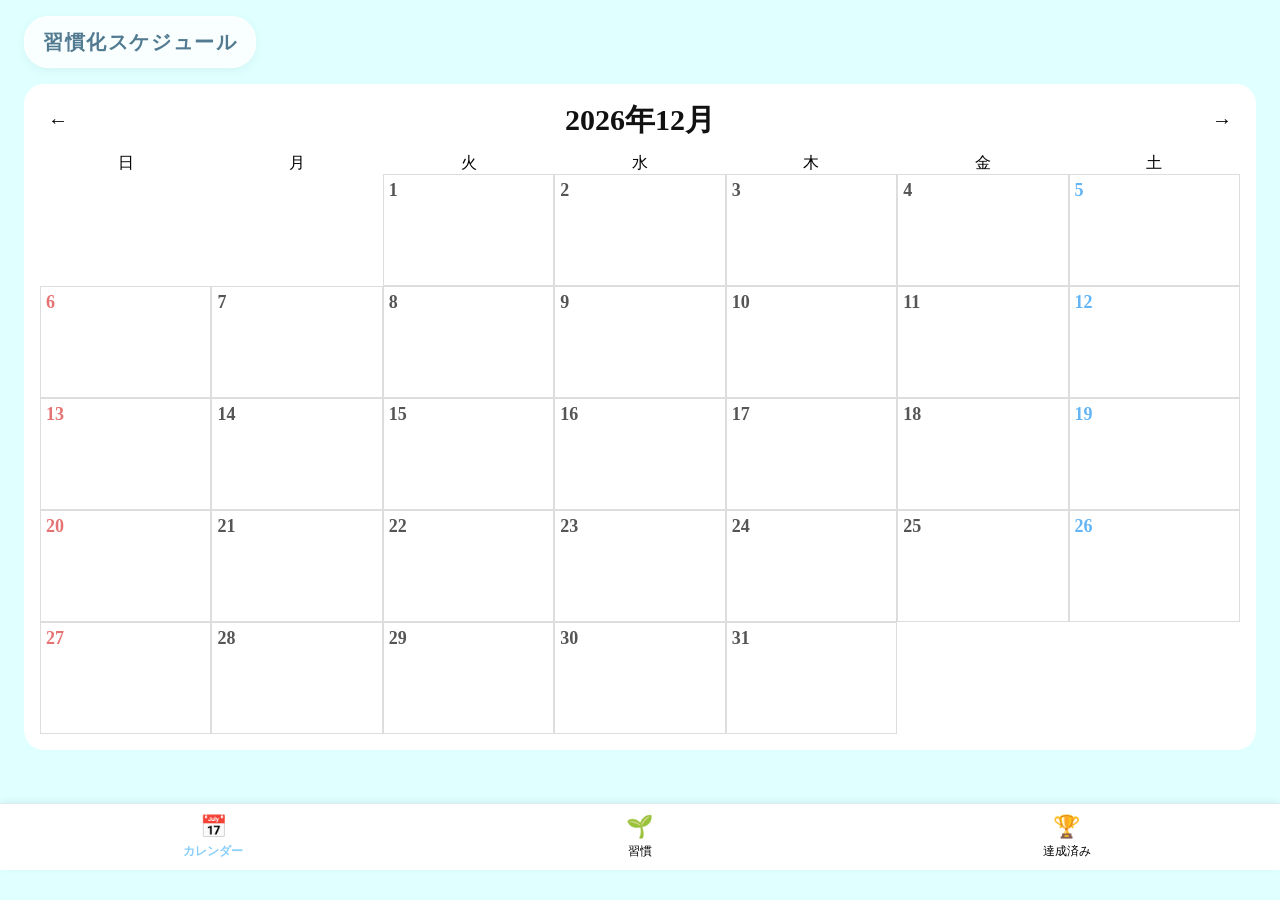
<file: index.html>
<!DOCTYPE html>
<html lang="ja">

<head>
  <!-- Google tag (gtag.js) -->
  <script async src="https://www.googletagmanager.com/gtag/js?id=G-QFQWB3KM65"></script>
  <script>
  window.dataLayer = window.dataLayer || [];
  function gtag(){dataLayer.push(arguments);}
  gtag('js', new Date());
  gtag('config', 'G-QFQWB3KM65');
  </script>
  
  <meta charset="UTF-8">
  <meta name="viewport" content="width=device-width, initial-scale=1.0">

  <title>習慣化スケジュール </title>
  <link rel="stylesheet" href="style.css">
</head>

<body>



  <h1>習慣化スケジュール </h1>

  <section id="calendar-page" class="page active-page">
  <div class="calendar">

<div class="calendar-header">
  <button id="prev-month">←</button>
  <h2 id="calendar-title">2026年9月</h2>
  <button id="next-month">→</button>
</div>

  

  <div class="weekdays">
  <div>日</div>
  <div>月</div>
  <div>火</div>
  <div>水</div>
  <div>木</div>
  <div>金</div>
  <div>土</div>
</div>


<div class="calendar-days">
</div>

</div>
</section>

<section id="habits-page" class="page">

  <h2>🌱 習慣</h2>

  <p id="habit-count"></p>

  <div id="active-habit-list"></div>

  <button id="add-habit-button">
    ＋ 習慣を追加
  </button>

</section>


<section id="completed-page" class="page">

  <h2>🏆 習慣化できた！</h2>

  <p>あなたが身につけた習慣</p>

  <div id="completed-habit-list"></div>

</section>


<div id="habit-modal" class="modal">

  <div class="modal-content">

    <button id="close-modal">←戻る</button>

    <h3 id="selected-date">今日できた習慣は？</h3>

    <div id="habit-list"></div>
    <button id="save-record-button">完了</button>

  </div>

</div>

<div id="add-habit-modal" class="modal">

  <div class="modal-content">

    <button id="close-add-habit-modal">←戻る</button>

    <h3>新しい習慣</h3>

    <p>何を習慣にする？</p>

    <input
      type="text"
      id="habit-name-input"
      placeholder="例：資格の勉強"
    >

    <p>シールを選ぶ</p>

<div id="sticker-picker">

  <button class="sticker-button" data-sticker="👟">👟</button>
  <button class="sticker-button" data-sticker="🏋️">🏋️</button>
  <button class="sticker-button" data-sticker="🧘">🧘</button>
  <button class="sticker-button" data-sticker="💻">💻</button>
  <button class="sticker-button" data-sticker="📖">📖</button>
  <button class="sticker-button" data-sticker="✏️">✏️</button>
  <button class="sticker-button" data-sticker="☀️">☀️</button>
  <button class="sticker-button" data-sticker="💬">💬</button>
  <button class="sticker-button" data-sticker="❤️">❤️</button>
  <button class="sticker-button" data-sticker="💰">💰</button>
  <button class="sticker-button" data-sticker="🍺">🍺</button>
  <button class="sticker-button" data-sticker="🛁">🛁</button>
  <button class="sticker-button" data-sticker="🍽️">🍽️</button>
  <button class="sticker-button" data-sticker="🧹">🧹</button>
  <button class="sticker-button" data-sticker="💤">💤</button>

</div>

    <button id="save-habit-button">
      この習慣を始める
    </button>

  </div>

</div>

<div id="habit-detail-modal" class="modal">

  <div class="modal-content">

    <button id="close-habit-detail">←戻る</button>

    <h2 id="detail-habit-title"></h2>

    <p id="detail-habit-slot"></p>

    <button id="complete-habit-button">
      🏆 習慣化できた！
    </button>

    <button id="delete-habit-button">
      削除
    </button>

  </div>

</div>

<nav class="bottom-nav">

  <button class="nav-button active" data-page="calendar">
    <span>📅</span>
    <span>カレンダー</span>
  </button>

  <button class="nav-button" data-page="habits">
    <span>🌱</span>
    <span>習慣</span>
  </button>

  <button class="nav-button" data-page="completed">
    <span>🏆</span>
    <span>達成済み</span>
  </button>

</nav>

<script src="script.js"></script>
</body>

</html>
</file>
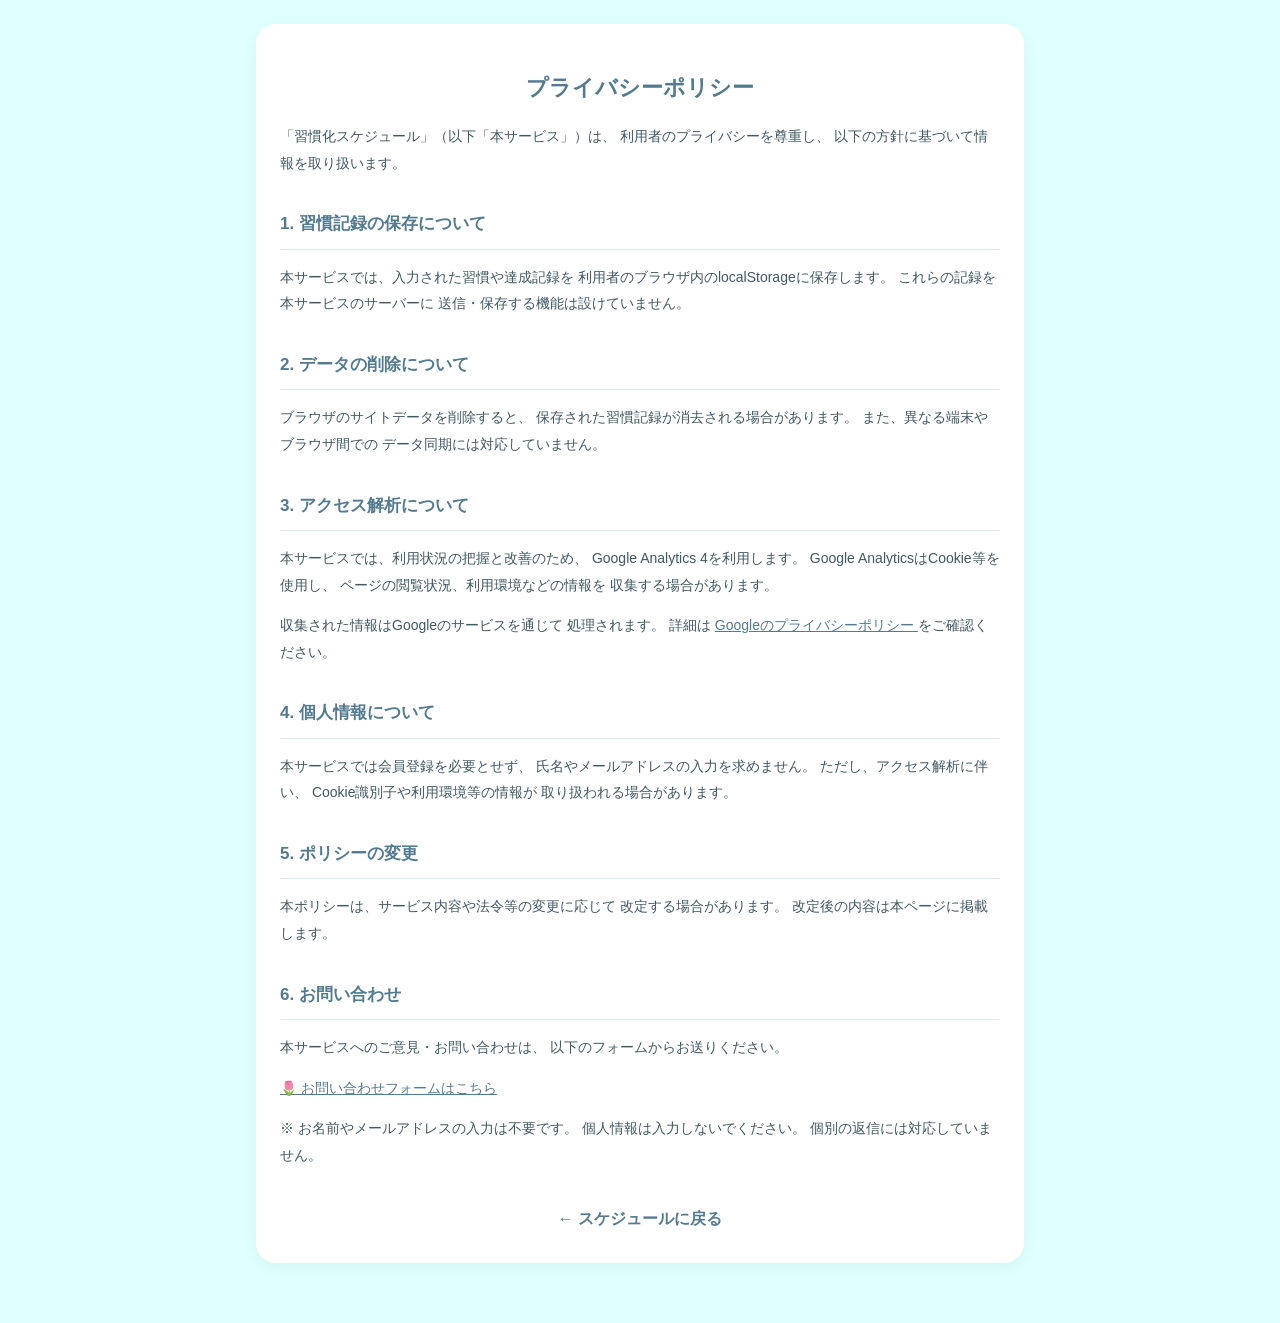
<file: privacy.html>
<!DOCTYPE html>
<html lang="ja">
<head>
  <meta charset="UTF-8">
  <meta name="viewport" content="width=device-width, initial-scale=1.0">
  <title>プライバシーポリシー｜習慣化スケジュール</title>

  <style>
    body {
      margin: 0;
      padding: 24px 18px 60px;
      background: #e0ffff;
      color: #405963;
      font-family: "Hiragino Maru Gothic ProN",
                   "Yu Gothic", "Meiryo", sans-serif;
      line-height: 1.9;
    }

    .privacy-container {
      max-width: 720px;
      margin: 0 auto;
      padding: 28px 24px;
      background: #ffffff;
      border-radius: 20px;
      box-shadow: 0 4px 18px rgba(0,0,0,0.05);
    }

    h1 {
      font-size: 22px;
      color: #527b91;
      text-align: center;
    }

    h2 {
      margin-top: 32px;
      font-size: 17px;
      color: #527b91;
      border-bottom: 1px solid #d9eeee;
      padding-bottom: 8px;
    }

    p, li {
      font-size: 14px;
    }

    a {
      color: #527b91;
    }

    .back-link {
      display: block;
      margin-top: 36px;
      text-align: center;
      text-decoration: none;
      font-weight: bold;
    }
  </style>
</head>

<body>
  <main class="privacy-container">

    <h1>プライバシーポリシー</h1>

    <p>
      「習慣化スケジュール」（以下「本サービス」）は、
      利用者のプライバシーを尊重し、
      以下の方針に基づいて情報を取り扱います。
    </p>

    <h2>1. 習慣記録の保存について</h2>
    <p>
      本サービスでは、入力された習慣や達成記録を
      利用者のブラウザ内のlocalStorageに保存します。
      これらの記録を本サービスのサーバーに
      送信・保存する機能は設けていません。
    </p>

    <h2>2. データの削除について</h2>
    <p>
      ブラウザのサイトデータを削除すると、
      保存された習慣記録が消去される場合があります。
      また、異なる端末やブラウザ間での
      データ同期には対応していません。
    </p>

    <h2>3. アクセス解析について</h2>
    <p>
      本サービスでは、利用状況の把握と改善のため、
      Google Analytics 4を利用します。
      Google AnalyticsはCookie等を使用し、
      ページの閲覧状況、利用環境などの情報を
      収集する場合があります。
    </p>
    <p>
      収集された情報はGoogleのサービスを通じて
      処理されます。
      詳細は
      <a href="https://policies.google.com/privacy"
         target="_blank" rel="noopener noreferrer">
        Googleのプライバシーポリシー
      </a>
      をご確認ください。
    </p>

    <h2>4. 個人情報について</h2>
    <p>
      本サービスでは会員登録を必要とせず、
      氏名やメールアドレスの入力を求めません。
      ただし、アクセス解析に伴い、
      Cookie識別子や利用環境等の情報が
      取り扱われる場合があります。
    </p>

    <h2>5. ポリシーの変更</h2>
    <p>
      本ポリシーは、サービス内容や法令等の変更に応じて
      改定する場合があります。
      改定後の内容は本ページに掲載します。
    </p>

    
<h2>6. お問い合わせ</h2>
<p>
  本サービスへのご意見・お問い合わせは、
  以下のフォームからお送りください。
</p>

<p>
  <a href="https://docs.google.com/forms/d/e/1FAIpQLSejzUKjNKcaqH87LE12IYXam6yWr4ODuGK1epA9Thm--dMvmw/viewform"
     target="_blank"
     rel="noopener noreferrer">
    🌷 お問い合わせフォームはこちら
  </a>
</p>

<p>
  ※ お名前やメールアドレスの入力は不要です。
  個人情報は入力しないでください。
  個別の返信には対応していません。
</p>


    <a class="back-link" href="index.html">
      ← スケジュールに戻る
    </a>

  </main>
</body>
</html>
</file>
<file: style.css>
/* ===== テーマカラー ===== */
:root {
  --main-color:#87cefa;  /* ← ここはそのまま */
  --background-color: #e0ffff;
  --border-color: #d9eeee;
}


/* ===== 背景の色 ===== */
body {
  background: var(--background-color);
}

h1 {
  width: fit-content;
  max-width: calc(100% - 32px);
  box-sizing: border-box;
  margin: 16px;
  padding: 10px 18px;

  font-family: "Hiragino Maru Gothic ProN",
               "Yu Gothic", "Meiryo", sans-serif;
  font-size: 20px;
  font-weight: 700;
  letter-spacing: 0.08em;
  line-height: 1.5;
  color: #527b91;

  background: rgba(255, 255, 255, 0.8);
  border: 1px solid white;
  border-radius: 24px;
  box-shadow: 0 3px 10px rgba(82, 123, 145, 0.08);
}

/* ===== カレンダー ===== */
/*justify-content: space-between；は3つの用を左右均等に配置 */
.calendar-header {
  display: flex;
  align-items: center;
  justify-content: space-between;
  margin-bottom: 12px;
}

.calendar-header h2 {
  margin: 0;
  font-size: 30px;
  color: #111111;
}

.calendar-header button {
  border: none;
  background: transparent;
  font-size: 20px;
  cursor: pointer;
  padding: 8px;
}

.weekdays {
  display: grid;
  grid-template-columns: repeat(7, 1fr);
  text-align: center;
}

.calendar-days {
  display: grid;
  grid-template-columns: repeat(7, 1fr);
}

.day {
  min-height: 100px;
  border: 1px solid #ddd;
  padding: 5px;
  background: white;
}

/* 日付の色*/
.day-number {
  font-size: 18px;
  font-weight: 600;
  color: #555;
}

.sunday .day-number {
  color: #e57373;
}

.saturday .day-number {
  color: #64b5f6;
}

.calendar {
  background: white;
  margin: 16px;
  padding: 16px;
  border-radius: 20px;
}

.sticker-area {
  display: grid;
  grid-template-columns: repeat(3, 1fr);
  grid-template-rows: repeat(3, 1fr);
  gap: 2px;
  margin-top: 5px;
  height: 70px;
}

.sticker-slot {
  display: flex;
  align-items: center;
  jusbordertify-content: center;
  font-size: 15px;
}

/* ===== モーダル ===== */
.modal {
  display: none;
  position: fixed;
  inset: 0;

  background-color: rgba(0, 0, 0, 0.4);

  align-items: center;
  justify-content: center;
}



.modal-content {
  background: white;
  padding: 24px;
  border-radius: 20px;
  width: 90%;
  max-width: 360px;
}

.modal-section-title {
  font-size: 13px;
  font-weight: 600;
  color: #5f8f8f;
  margin-top: 18px;
  margin-bottom: 8px;
}

.record-habit-button {
  border: 1px solid #dcdcdc;
  background: white;
  border-radius: 12px;
  padding: 10px 12px;
  margin: 4px;
  font-size: 14px;
  cursor: pointer;
}

/* ===== モーダルの戻るボタン ===== */
/*#を，で区切るのが大事*/
#close-modal,
#close-habit-detail,
#close-add-habit-modal {
  border: 1px solid #dcdcdc;
  background: white;
  border-radius: 12px;
  padding: 6px 9px;

  font-size: 12px;
  cursor: pointer;
}


/*完了ボタンしたのに行で浮いて可愛くなった*/
/*box-shadow: 横方向 縦方向 ぼかし 色;*の意味　*/
/* rgbarはr = Red   赤
g = Green 緑
b = Blue  青
a = Alpha 透明度　の意味。0,0,0で黒*/
/* ===== 下部ナビゲーション ===== */
.bottom-nav {
  position: fixed;
  bottom: 30px;
  left: 0;
  right: 0;

  display: grid;
  grid-template-columns: repeat(3, 1fr);

  background: white;
  border-top: 1px solid var(--border-color);
  box-shadow: 0 -2px 8px rgba(0, 0, 0, 0.06);
}

.nav-button {
  border: none;
  background: white;
  padding: 10px 5px;

  display: flex;
  flex-direction: column;
  align-items: center;

  gap: 3px;
  cursor: pointer;
}

.nav-button span:first-child {
  font-size: 22px;
}

.nav-button span:last-child {
  font-size: 12px;
}

.nav-button.active {
  font-weight: bold;
  color: var(--main-color);
}

.page {
  display: none;
  padding-bottom: 80px;
}

.page.active-page {
  display: block;
}

/* ===== シール選択 ===== */
#sticker-picker {
  display: grid;
  grid-template-columns: repeat(5, 1fr);
  gap: 8px;
}

.sticker-button {
  width: 48px;
  height: 48px;

  font-size: 24px;

  border: 1px solid var(--border-color);
  border-radius: 50%;
  background: white;
  cursor: pointer;
}

.sticker-button.selected {
  border-color: var(--main-color);
  background: #e0ffff;
}

/* ===== 習慣一覧 ===== */
#active-habit-list {
  display: grid;
  grid-template-columns: repeat(3, 1fr);
  gap: 8px;
}

.habit-item {
  min-height: 100px;
  padding: 10px 6px;

  display: flex;
  flex-direction: column;
  align-items: center;
  justify-content: center;
  gap: 6px;

  border: 1px solid #ddd;
  border-radius: 14px;
  background: white;

  cursor: pointer;
}

.empty-habit-item {
  border: 1px dashed #ccc;
  background: #fafafa;
  color: #aaa;
  font-size: 12px;
}

.habit-sticker {
  font-size: 32px;
  line-height: 1;
}

.habit-name {
  font-size: 13px;
  line-height: 1.3;
  text-align: center;
}

.completed-habit-item {
  background: white;
  border: 1px solid var(--border-color);
  border-radius: 14px;
  min-height: 80px;
  padding: 16px;
  margin-bottom: 10px;

  display: flex;
  flex-direction: column;
  align-items: center;
  justify-content: space-between;
}

/* ===== 挑戦中 5/9 を非表示 ===== */
#habit-count {
  display: none;
}

/* ===== 達成済み習慣 ===== */
#completed-habit-list {
  display: grid;
  grid-template-columns: repeat(2, 1fr);
  gap: 12px;
}



.completed-habit-name {
  font-size: 15px;
  font-weight: 600;
  text-align: center;
}

.completed-habit-sticker {
  font-size: 32px;
  line-height: 1;
  margin-bottom: 8px;
}

/* 習慣を追加ボタン*/
#add-habit-button {
  width: 100%;
  margin-top: 16px;
  padding: 12px;

  border: none;
  border-radius: 12px;

  background: var(--main-color);
  color: white;

  font-size: 15px;
  font-weight: 600;
  cursor: pointer;
}

#habit-name-input {
  width: 80%;
  padding: 12px;

  border: 1px solid var(--border-color);
  border-radius: 10px;

  font-size: 14px;
}

/* ===== メインボタン（でかいやつ） ===== */
#save-record-button,
#save-habit-button,
#complete-habit-button {
  width: 100%;
  margin-top: 18px;
  padding: 12px;

  border: none;
  border-radius: 12px;

  background: var(--main-color);
  color: white;

  font-size: 15px;
  font-weight: 600;
  cursor: pointer;
}

/* ===== 控えめな削除ボタン ===== */
/* # と.という違う要素も，で並べれば同じデザインを共有できる.*/
#delete-habit-button,
.completed-delete-button {
  margin-top: 10px;
  padding: 4px 10px;

  border: none;
  background: transparent;

  color: #aaa;
  font-size: 11px;
  cursor: pointer;
}

#detail-habit-slot {
  display: none;
}

#detail-habit-title {
  text-align: center;
}

#selected-date {
  margin-left: 120px;
}

/* ===== スマホ表示 ===== */
/* ========================================
   レスポンシブ対応（スマホ）
======================================== */
@media (max-width: 600px) {

  .calendar-days {
    grid-template-columns: repeat(7, minmax(0, 1fr));
  }

.day {
  min-width: 0;
  height: 100px;
  padding: 3px;
  box-sizing: border-box;

  display: grid;
  grid-template-rows: 22px 1fr;
}

.sticker-area {
  min-width: 0;
  min-height: 0;

  display: grid;
  grid-template-columns: repeat(3, minmax(0, 1fr));
  grid-template-rows: repeat(3, minmax(0, 1fr));

  gap: 0;
  margin: 0;
  height: auto;
}

  .sticker-slot {
  font-size: 10px;
  min-height: 0;
  line-height: 1;
}
  h1 {
    font-size: 18px;
    margin: 12px 16px;
  }

}

#completed-page > h2,
#completed-page > p {
  font-family: arial ;
}

#habits-page > h2 {
  font-family: arial ;
}



/* ===== プライバシーポリシー ===== */
.privacy-footer {
  position: fixed;
  bottom: 0;
  left: 0;
  right: 0;

  height: 30px;
  box-sizing: border-box;

  display: flex;
  align-items: center;
  justify-content: center;

  background: var(--background-color);
  z-index: 20;
}

.privacy-footer a {
  font-size: 10px;
  color: #527b91;
  text-decoration: underline;
}

/* ===== 下部メニューとの重なり防止 ===== */
.page {
  padding-bottom: 110px;
}
</file>
